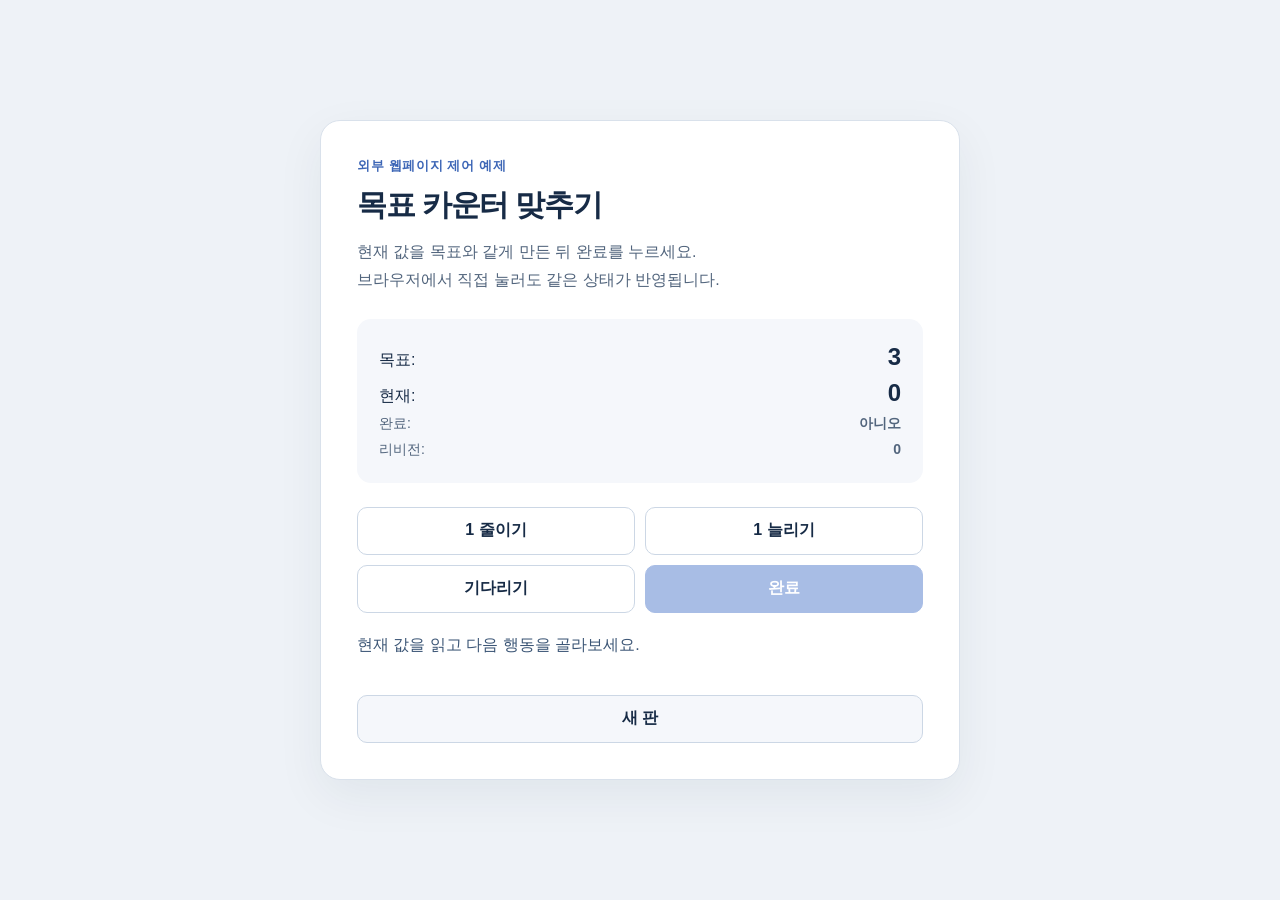
<file: examples/external_control/demo.html>
<!doctype html>
<html lang="ko">
<head>
  <meta charset="utf-8">
  <meta name="viewport" content="width=device-width, initial-scale=1">
  <title>외부 웹페이지 제어 · 목표 카운터</title>
  <style>
    :root { color-scheme: light; font-family: -apple-system, BlinkMacSystemFont, "Noto Sans KR", sans-serif; }
    * { box-sizing: border-box; }
    body { margin: 0; background: #eef2f7; color: #172b46; min-height: 100vh; padding: 48px 20px; display: grid; place-items: center; }
    main { width: min(640px, 100%); padding: 36px; border: 1px solid #d9e1eb; background: white; border-radius: 20px; box-shadow: 0 16px 48px #172b4610; }
    .eyebrow { color: #3d66b6; font-size: 13px; font-weight: 750; letter-spacing: .05em; }
    h1 { margin: 10px 0 12px; font-size: 30px; letter-spacing: -.04em; }
    .intro { color: #52657d; line-height: 1.7; margin: 0 0 26px; }
    #state { background: #f5f7fb; border-radius: 14px; padding: 16px 22px; }
    #state p { margin: 8px 0; display: flex; justify-content: space-between; align-items: baseline; }
    #state strong { font-size: 24px; font-variant-numeric: tabular-nums; }
    #state .detail { font-size: 14px; color: #52657d; }
    #state .detail strong { font-size: 14px; }
    .actions { display: grid; grid-template-columns: 1fr 1fr; gap: 10px; margin-top: 24px; }
    button { border: 1px solid #ccd7e5; background: white; color: #172b46; border-radius: 10px; font: inherit; font-weight: 650; cursor: pointer; min-height: 48px; padding: 12px 14px; }
    button:hover:enabled { background: #edf3fe; }
    button:focus-visible { outline: 3px solid #82a9f5; outline-offset: 3px; }
    button:disabled { opacity: .4; cursor: default; }
    #confirm { background: #275bc0; color: white; border-color: #275bc0; }
    #confirm:hover:enabled { background: #1a479f; }
    #message { min-height: 48px; margin: 20px 0 14px; color: #3c5676; line-height: 1.5; }
    #reset { width: 100%; background: #f5f7fb; }
    @media (max-width: 480px) { body { padding: 20px 12px; } main { padding: 24px; } h1 { font-size: 26px; } }
  </style>
</head>
<body>
  <main>
    <div class="eyebrow">외부 웹페이지 제어 예제</div>
    <h1>목표 카운터 맞추기</h1>
    <p class="intro">현재 값을 목표와 같게 만든 뒤 완료를 누르세요.<br>브라우저에서 직접 눌러도 같은 상태가 반영됩니다.</p>
    <section id="state" aria-label="현재 상태" aria-live="polite">
      <p>목표: <strong id="target">3</strong></p>
      <p>현재: <strong id="count">0</strong></p>
      <p class="detail">완료: <strong id="done">아니오</strong></p>
      <p class="detail">리비전: <strong id="revision">0</strong></p>
    </section>
    <div class="actions">
      <button id="decrease" type="button">1 줄이기</button>
      <button id="increase" type="button">1 늘리기</button>
      <button id="wait" type="button">기다리기</button>
      <button id="confirm" type="button" disabled>완료</button>
    </div>
    <p id="message" role="status">현재 값을 읽고 다음 행동을 골라보세요.</p>
    <button id="reset" type="button">새 판</button>
  </main>
  <script>
    (() => {
      const target = 3;
      let count = 0, done = false, revision = 0;
      const byId = id => document.getElementById(id);
      function render(message) {
        byId('count').textContent = count;
        byId('done').textContent = done ? '예' : '아니오';
        byId('revision').textContent = revision;
        for (const id of ['increase', 'decrease', 'wait']) byId(id).disabled = done;
        byId('confirm').disabled = done || count !== target;
        byId('message').textContent = message;
      }
      for (const [id, delta] of [['increase', 1], ['decrease', -1]]) {
        byId(id).addEventListener('click', () => {
          if (done) return;
          count += delta;
          revision += 1;
          render(count === target ? '목표와 같습니다. 완료를 눌러 결과를 확인하세요.' : '값이 바뀌었습니다. 목표와 다시 비교하세요.');
        });
      }
      byId('wait').addEventListener('click', () => {
        if (done) return;
        revision += 1;
        render('잠시 기다렸습니다. 현재 값은 그대로입니다.');
      });
      byId('confirm').addEventListener('click', () => {
        if (done || count !== target) return;
        done = true;
        revision += 1;
        render('성공! 현재 값과 목표가 같은 상태에서 완료했습니다.');
      });
      byId('reset').addEventListener('click', () => {
        count = 0;
        done = false;
        revision += 1;
        render('새 판을 시작했습니다. 현재 값을 목표에 맞춰보세요.');
      });
    })();
  </script>
</body>
</html>
</file>
